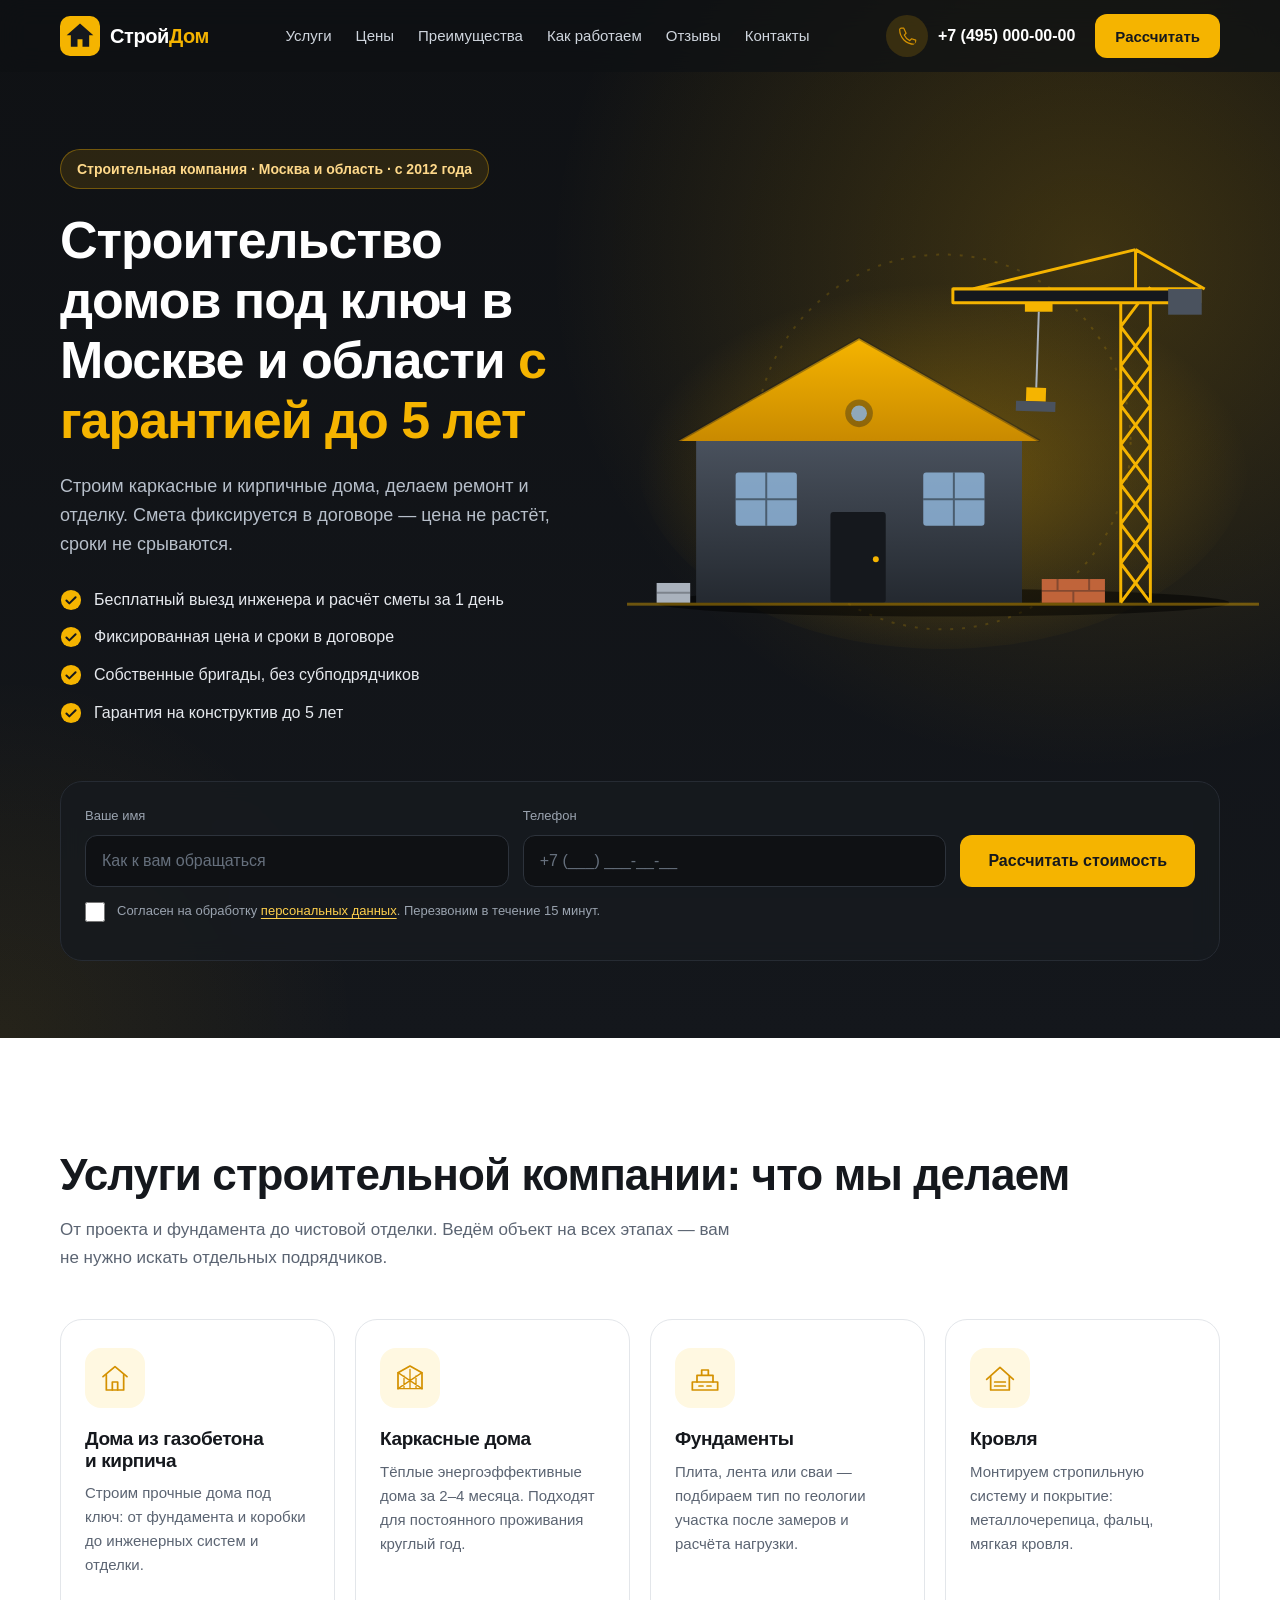
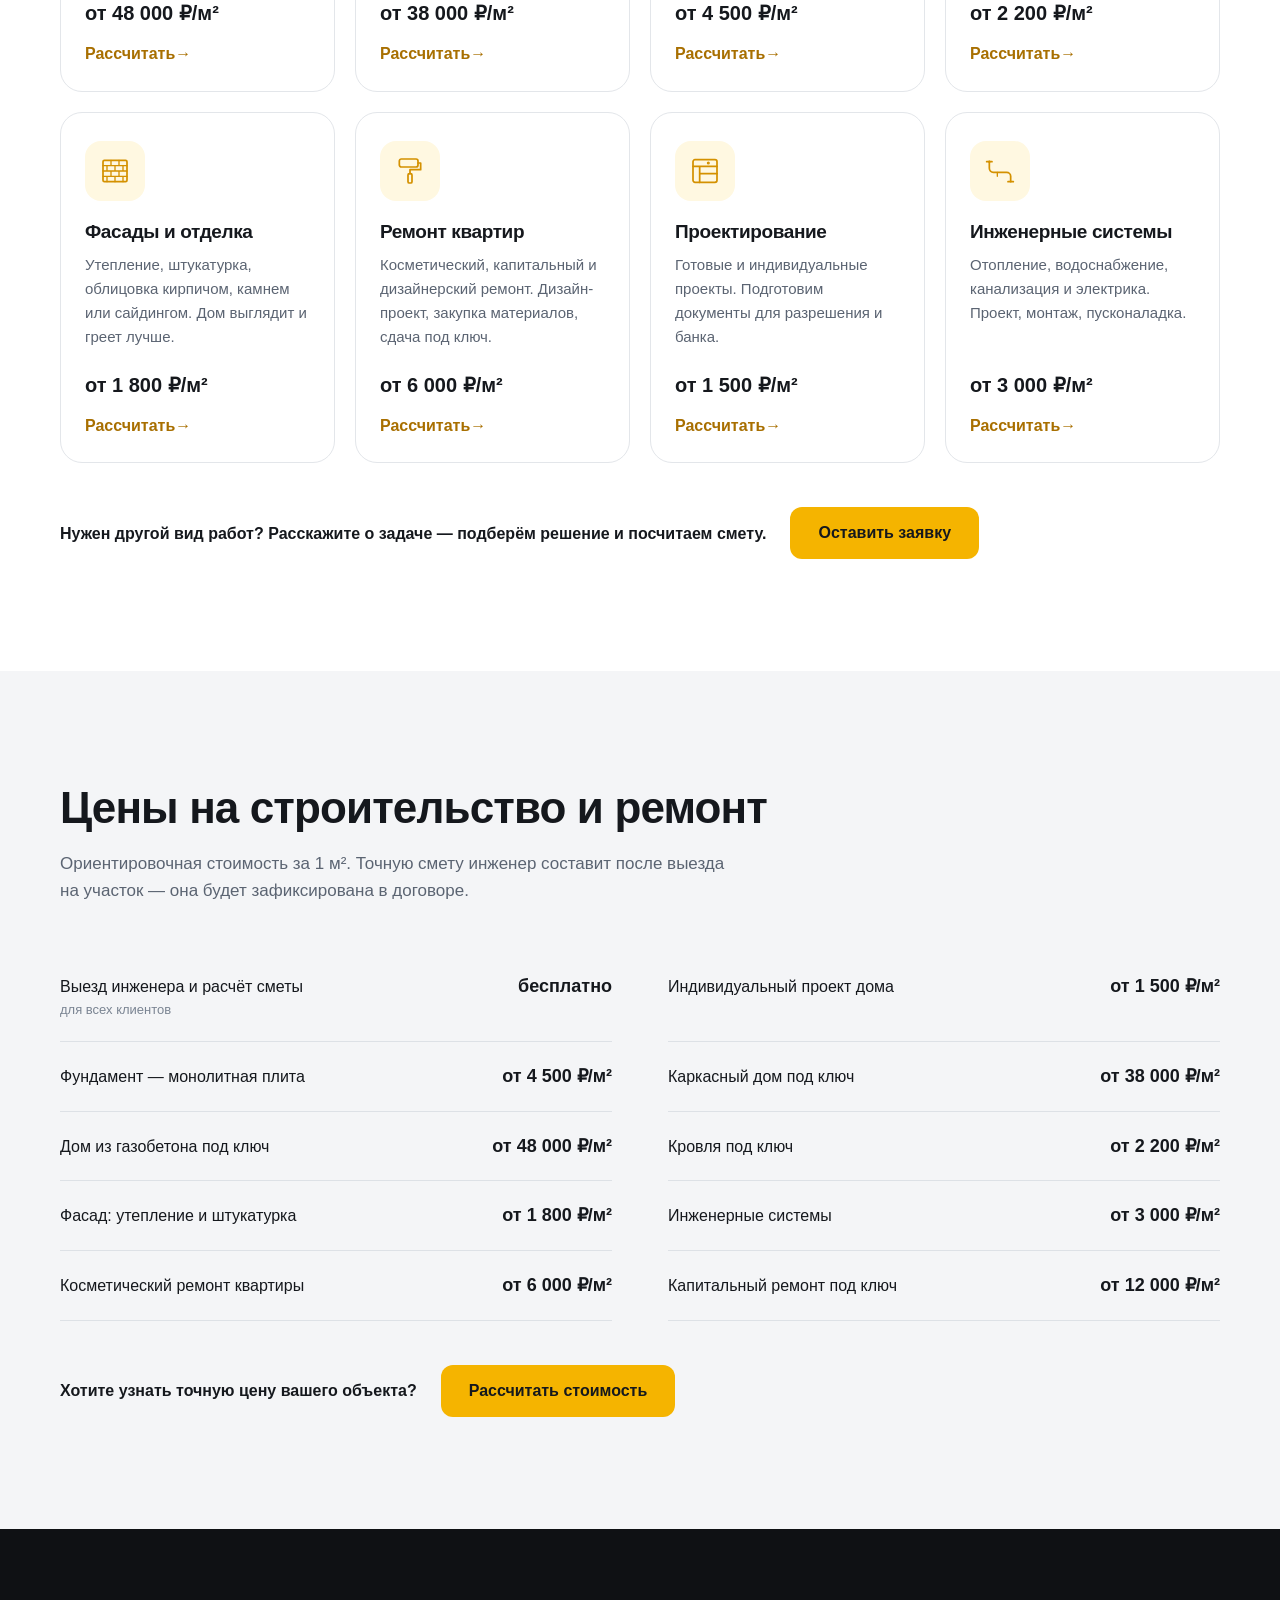
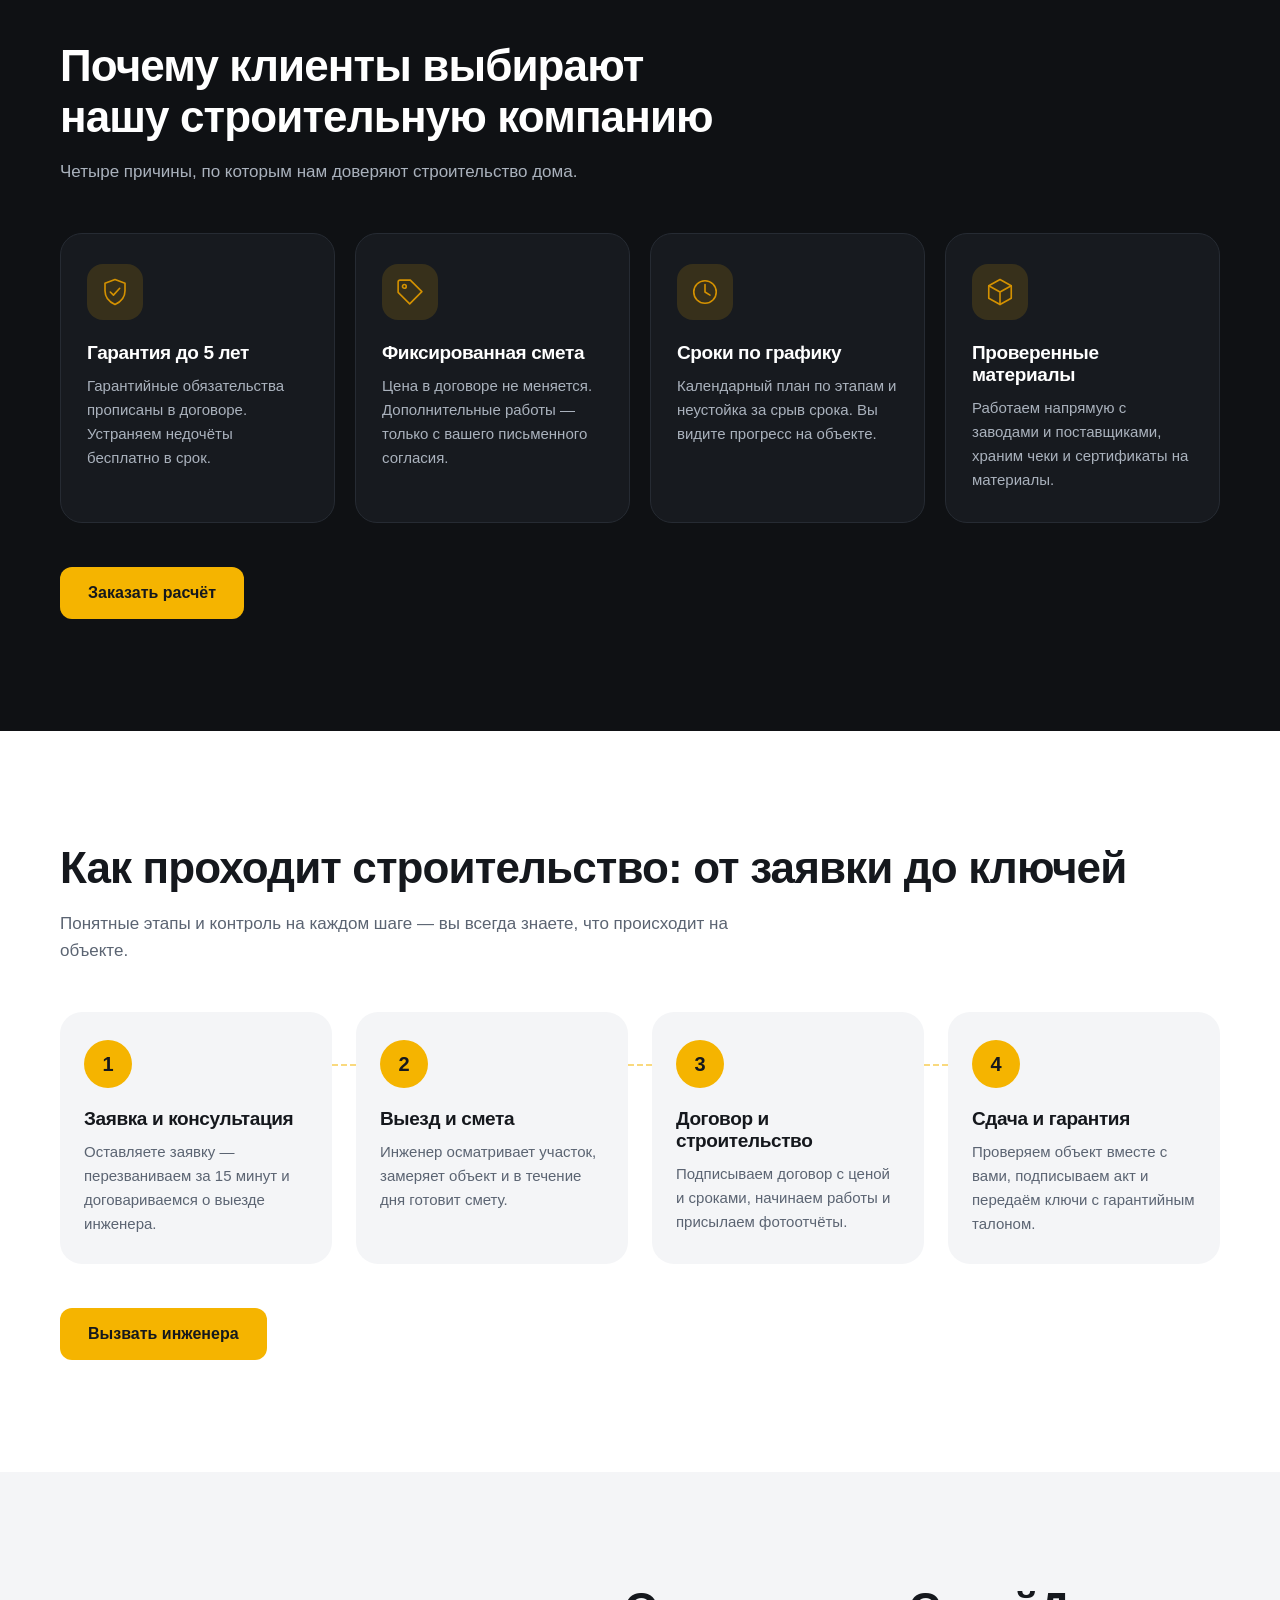
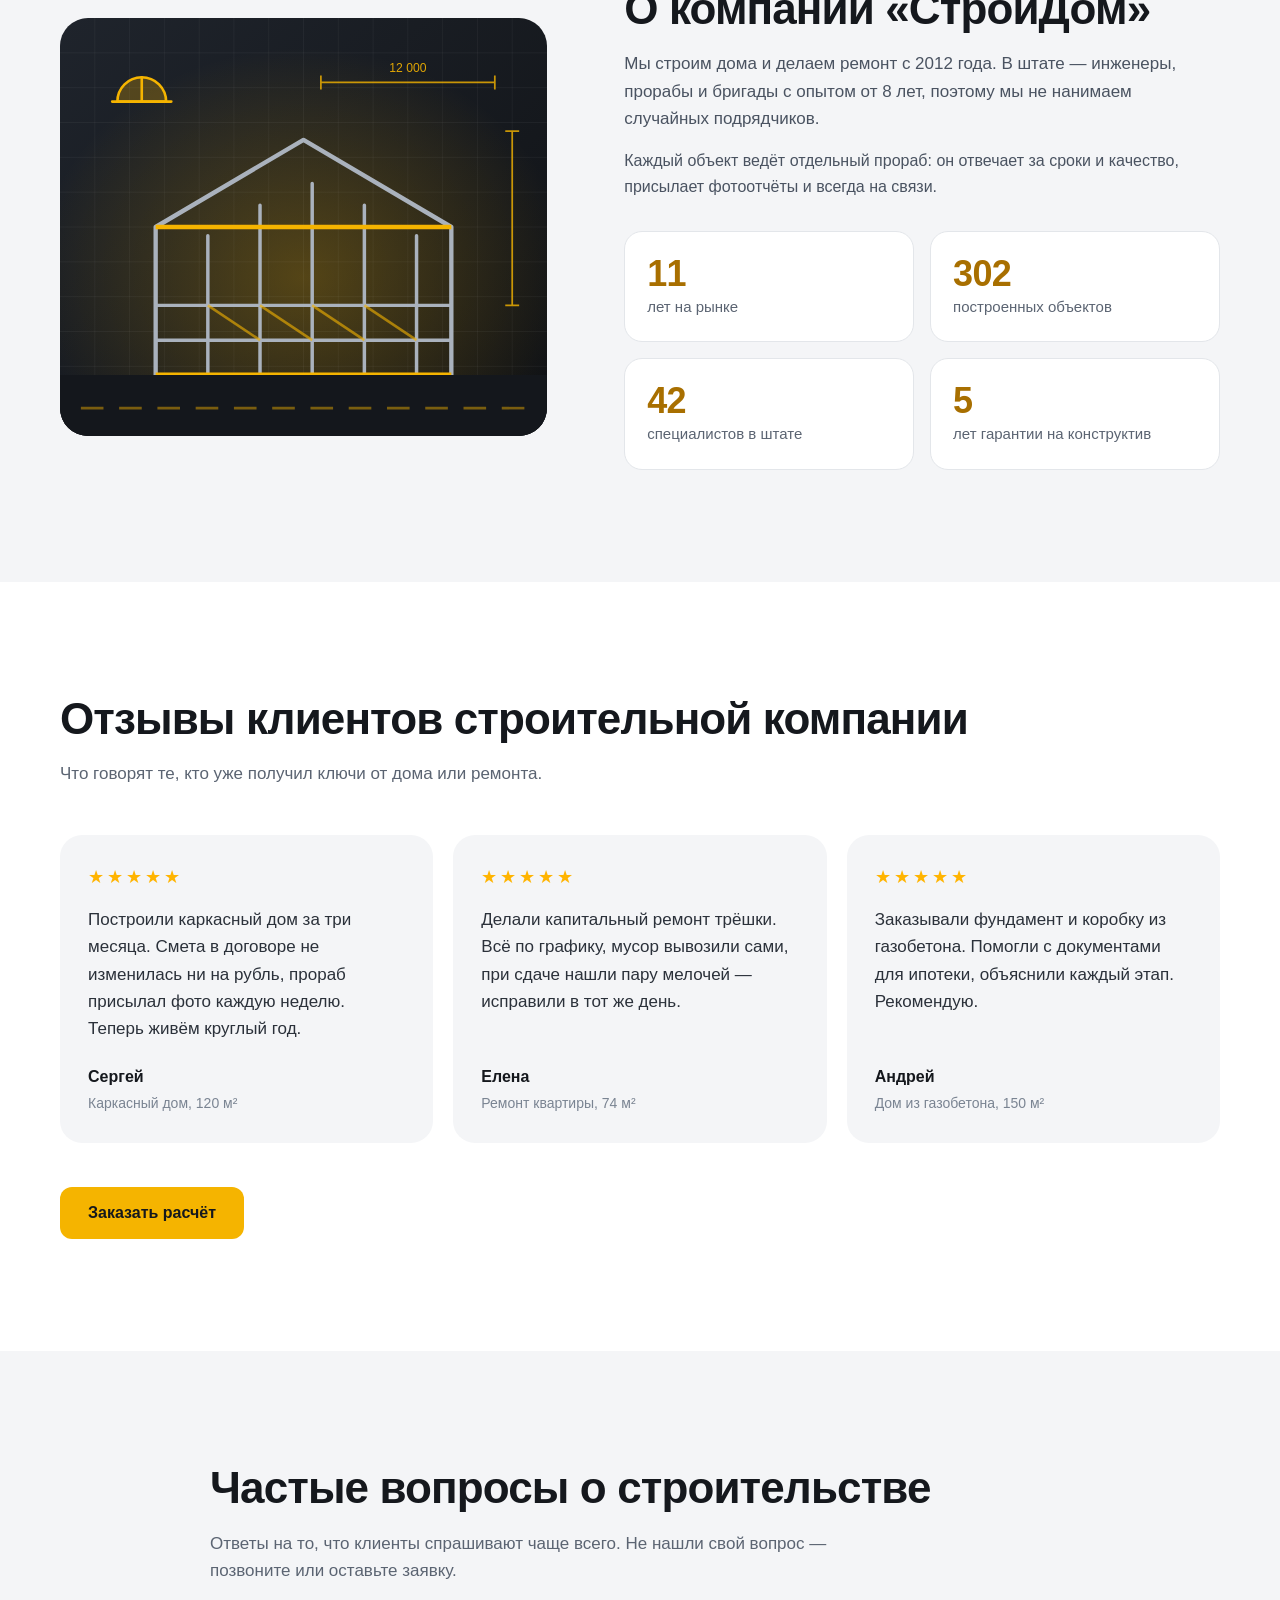
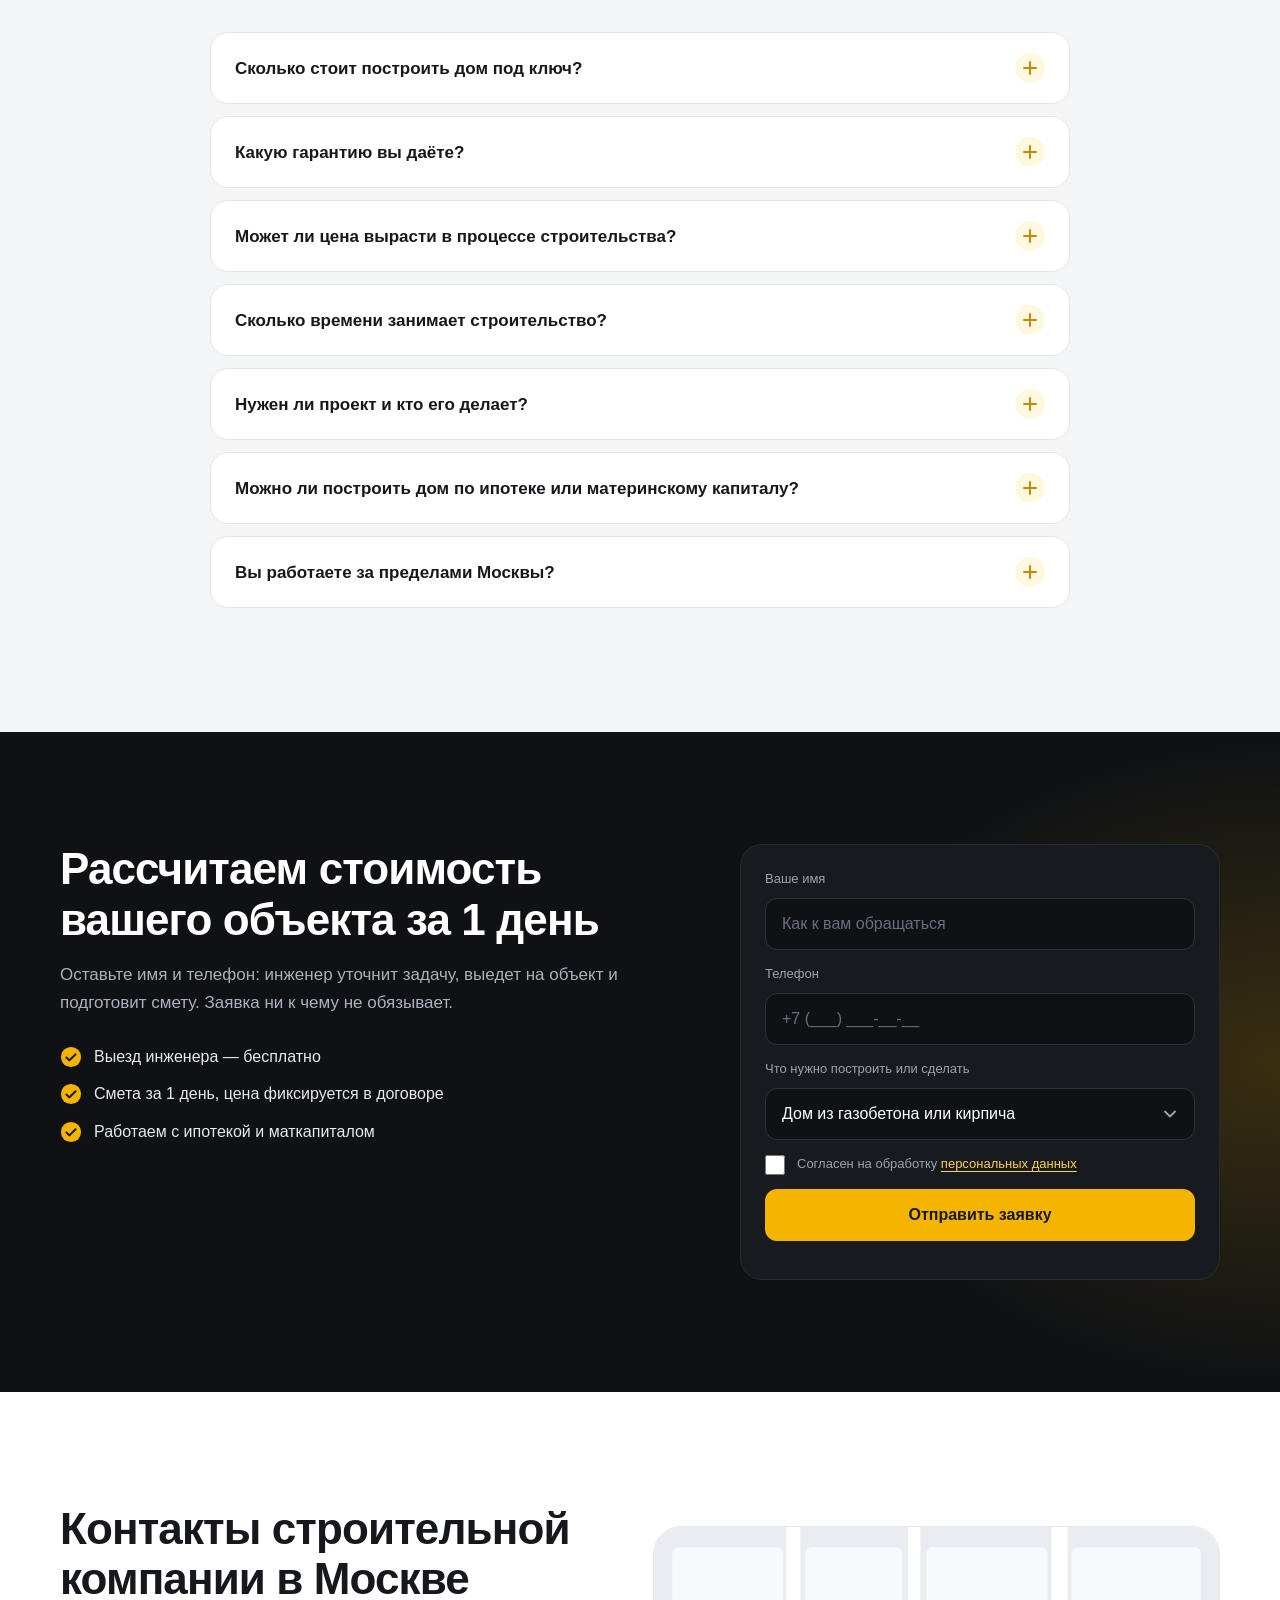
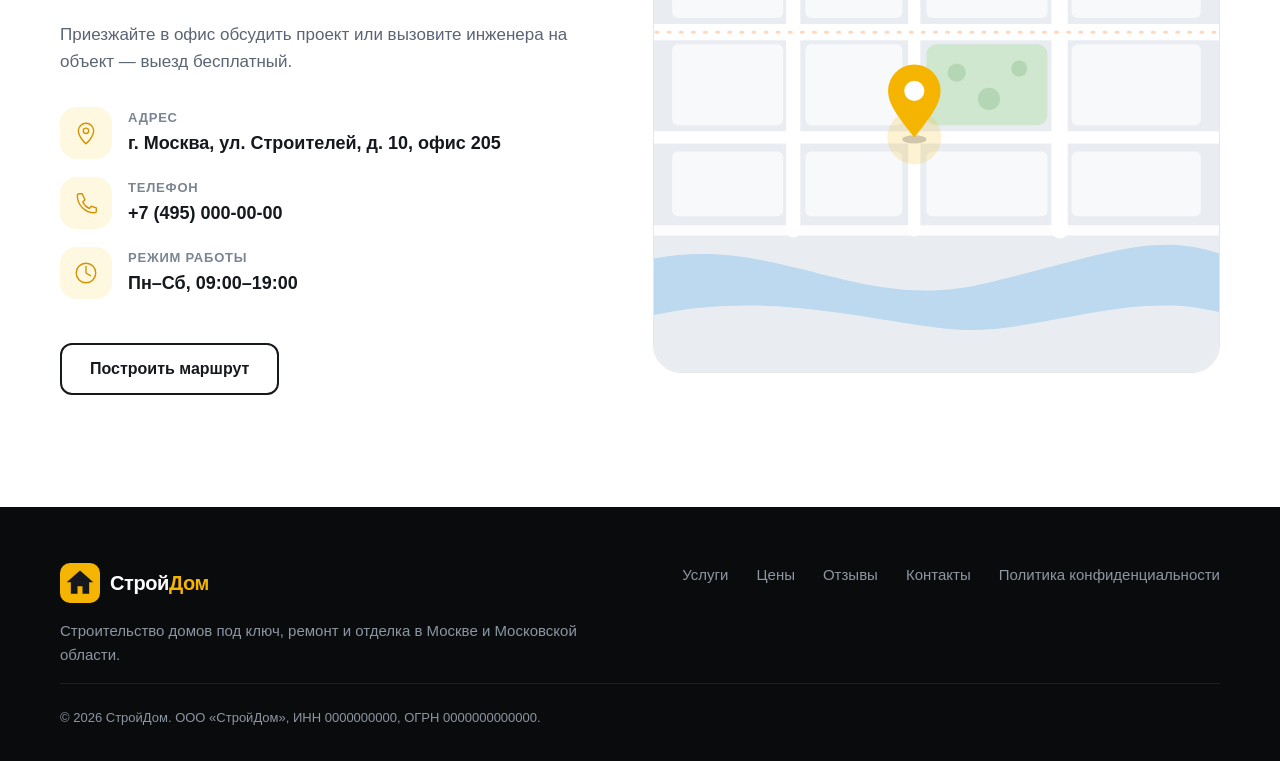
<file: index.html>
<!DOCTYPE html>
<html lang="ru">
<head>
  <meta charset="utf-8">
  <meta name="viewport" content="width=device-width, initial-scale=1">

  <title>Строительство домов под ключ в Москве и области — гарантия 5 лет | СтройДом</title>
  <meta name="description" content="Строительная компания «СтройДом»: дома под ключ, фундаменты, кровля, фасады, ремонт квартир. Фиксированная смета, договор, гарантия до 5 лет. Бесплатный выезд инженера.">
  <meta name="robots" content="index, follow, max-image-preview:large">
  <meta name="theme-color" content="#0f1114">
  <link rel="canonical" href="https://example.ru/">

  <link rel="icon" href="images/favicon.svg" type="image/svg+xml">

  <meta property="og:type" content="website">
  <meta property="og:locale" content="ru_RU">
  <meta property="og:site_name" content="СтройДом">
  <meta property="og:title" content="Строительство домов под ключ в Москве и области">
  <meta property="og:description" content="Фиксированная смета, договор, гарантия до 5 лет. Закажите бесплатный выезд инженера.">
  <meta property="og:url" content="https://example.ru/">
  <meta property="og:image" content="https://example.ru/images/og-image.png">
  <meta name="twitter:card" content="summary_large_image">

  <link rel="preload" as="image" href="images/hero-house.svg" fetchpriority="high">
  <link rel="stylesheet" href="css/style.css">

  <!-- Анимации включаются только если скрипт загрузился (иначе блоки остались бы скрытыми) -->
  <script>
    document.documentElement.className = 'js';
    setTimeout(function () { if (!window.siteReady) document.documentElement.className = ''; }, 4000);
  </script>

  <script type="application/ld+json">
  {
    "@context": "https://schema.org",
    "@type": "GeneralContractor",
    "name": "СтройДом",
    "url": "https://example.ru/",
    "image": "https://example.ru/images/og-image.png",
    "telephone": "+7-495-000-00-00",
    "priceRange": "₽₽₽",
    "address": {
      "@type": "PostalAddress",
      "streetAddress": "ул. Строителей, д. 10, офис 205",
      "addressLocality": "Москва",
      "addressCountry": "RU"
    },
    "openingHoursSpecification": {
      "@type": "OpeningHoursSpecification",
      "dayOfWeek": ["Monday", "Tuesday", "Wednesday", "Thursday", "Friday", "Saturday"],
      "opens": "09:00",
      "closes": "19:00"
    },
    "areaServed": "Москва и Московская область"
  }
  </script>

  <script type="application/ld+json">
  {
    "@context": "https://schema.org",
    "@type": "FAQPage",
    "mainEntity": [
      {
        "@type": "Question",
        "name": "Сколько стоит построить дом под ключ?",
        "acceptedAnswer": { "@type": "Answer", "text": "Каркасный дом под ключ — от 38 000 ₽ за м², дом из газобетона — от 48 000 ₽ за м². Точную цену называем после выезда инженера и фиксируем в договоре." }
      },
      {
        "@type": "Question",
        "name": "Какую гарантию вы даёте?",
        "acceptedAnswer": { "@type": "Answer", "text": "На конструктив дома — до 5 лет, на отделочные работы — 2 года. Гарантия прописана в договоре." }
      },
      {
        "@type": "Question",
        "name": "Может ли цена вырасти в процессе строительства?",
        "acceptedAnswer": { "@type": "Answer", "text": "Нет. Смета фиксируется в договоре. Дополнительные работы выполняем только по вашему письменному согласию." }
      },
      {
        "@type": "Question",
        "name": "Сколько времени занимает строительство?",
        "acceptedAnswer": { "@type": "Answer", "text": "Каркасный дом строим за 2–4 месяца, дом из газобетона — за 5–8 месяцев. Сроки и этапы прописаны в договоре." }
      },
      {
        "@type": "Question",
        "name": "Нужен ли проект и кто его делает?",
        "acceptedAnswer": { "@type": "Answer", "text": "Проект нужен. Можно взять готовый или заказать индивидуальный у наших архитекторов — подготовим его вместе с разрешительной документацией." }
      },
      {
        "@type": "Question",
        "name": "Можно ли построить дом по ипотеке или материнскому капиталу?",
        "acceptedAnswer": { "@type": "Answer", "text": "Да. Работаем с ипотекой и материнским капиталом, помогаем подготовить документы для банка." }
      },
      {
        "@type": "Question",
        "name": "Вы работаете за пределами Москвы?",
        "acceptedAnswer": { "@type": "Answer", "text": "Строим в Москве и Московской области в радиусе 150 км от МКАД. Для других регионов условия обсуждаем индивидуально." }
      }
    ]
  }
  </script>
</head>

<body id="top">

  <header>
    <a class="logo" href="#top" aria-label="СтройДом — на главную">
      <img src="images/logo.svg" width="40" height="40" alt="">
      <span>Строй<b>Дом</b></span>
    </a>

    <nav id="menu" aria-label="Основное меню">
      <ul>
        <li><a href="#services">Услуги</a></li>
        <li><a href="#prices">Цены</a></li>
        <li><a href="#advantages">Преимущества</a></li>
        <li><a href="#process">Как работаем</a></li>
        <li><a href="#reviews">Отзывы</a></li>
        <li><a href="#contacts">Контакты</a></li>
      </ul>
    </nav>

    <a class="phone" href="tel:+74950000000" aria-label="Позвонить: +7 (495) 000-00-00">
      <img src="images/icons/phone.svg" width="42" height="42" alt="">
      <span>+7 (495) 000-00-00</span>
    </a>
    <a class="button" href="#request">Рассчитать</a>
    <button type="button" aria-label="Открыть меню" aria-expanded="false" aria-controls="menu"><span></span></button>
  </header>

  <main>

    <!-- Первый экран: что это, для кого, главная выгода и сразу форма -->
    <section class="hero" id="hero" aria-labelledby="hero-title">
      <p>Строительная компания · Москва и область · с 2012 года</p>
      <h1 id="hero-title">Строительство домов под ключ в Москве и области <em>с гарантией до 5 лет</em></h1>
      <p>Строим каркасные и кирпичные дома, делаем ремонт и отделку. Смета фиксируется в договоре — цена не растёт, сроки не срываются.</p>
      <ul>
        <li>Бесплатный выезд инженера и расчёт сметы за 1 день</li>
        <li>Фиксированная цена и сроки в договоре</li>
        <li>Собственные бригады, без субподрядчиков</li>
        <li>Гарантия на конструктив до 5 лет</li>
      </ul>
      <img src="images/hero-house.svg" width="640" height="440" alt="Строящийся дом и башенный кран" fetchpriority="high">

      <form action="send.php" method="post" novalidate>
        <input type="hidden" name="source" value="hero">
        <div class="trap" aria-hidden="true">
          <label>Не заполняйте это поле <input type="text" name="website" tabindex="-1" autocomplete="off"></label>
        </div>
        <label>
          <span>Ваше имя</span>
          <input type="text" name="name" placeholder="Как к вам обращаться" autocomplete="given-name" maxlength="60" required>
        </label>
        <label>
          <span>Телефон</span>
          <input type="tel" name="phone" placeholder="+7 (___) ___-__-__" inputmode="tel" autocomplete="tel" maxlength="18" required>
        </label>
        <button type="submit">Рассчитать стоимость</button>
        <label class="consent">
          <input type="checkbox" name="agree" required>
          <span>Согласен на обработку <a href="privacy.html" target="_blank" rel="noopener">персональных данных</a>. Перезвоним в течение 15 минут.</span>
        </label>
        <p role="status" aria-live="polite"></p>
      </form>
    </section>

    <!-- Услуги: что вы делаете -->
    <section class="services" id="services" aria-labelledby="services-title">
      <h2 id="services-title">Услуги строительной компании: что мы делаем</h2>
      <p>От проекта и фундамента до чистовой отделки. Ведём объект на всех этапах — вам не нужно искать отдельных подрядчиков.</p>
      <ul>
        <li>
          <img src="images/icons/house.svg" width="60" height="60" alt="" loading="lazy">
          <h3>Дома из газобетона и кирпича</h3>
          <p>Строим прочные дома под ключ: от фундамента и коробки до инженерных систем и отделки.</p>
          <strong>от 48 000 ₽/м²</strong>
          <a href="#request">Рассчитать</a>
        </li>
        <li>
          <img src="images/icons/frame.svg" width="60" height="60" alt="" loading="lazy">
          <h3>Каркасные дома</h3>
          <p>Тёплые энергоэффективные дома за 2–4 месяца. Подходят для постоянного проживания круглый год.</p>
          <strong>от 38 000 ₽/м²</strong>
          <a href="#request">Рассчитать</a>
        </li>
        <li>
          <img src="images/icons/foundation.svg" width="60" height="60" alt="" loading="lazy">
          <h3>Фундаменты</h3>
          <p>Плита, лента или сваи — подбираем тип по геологии участка после замеров и расчёта нагрузки.</p>
          <strong>от 4 500 ₽/м²</strong>
          <a href="#request">Рассчитать</a>
        </li>
        <li>
          <img src="images/icons/roof.svg" width="60" height="60" alt="" loading="lazy">
          <h3>Кровля</h3>
          <p>Монтируем стропильную систему и покрытие: металлочерепица, фальц, мягкая кровля.</p>
          <strong>от 2 200 ₽/м²</strong>
          <a href="#request">Рассчитать</a>
        </li>
        <li>
          <img src="images/icons/facade.svg" width="60" height="60" alt="" loading="lazy">
          <h3>Фасады и отделка</h3>
          <p>Утепление, штукатурка, облицовка кирпичом, камнем или сайдингом. Дом выглядит и греет лучше.</p>
          <strong>от 1 800 ₽/м²</strong>
          <a href="#request">Рассчитать</a>
        </li>
        <li>
          <img src="images/icons/renovation.svg" width="60" height="60" alt="" loading="lazy">
          <h3>Ремонт квартир</h3>
          <p>Косметический, капитальный и дизайнерский ремонт. Дизайн-проект, закупка материалов, сдача под ключ.</p>
          <strong>от 6 000 ₽/м²</strong>
          <a href="#request">Рассчитать</a>
        </li>
        <li>
          <img src="images/icons/blueprint.svg" width="60" height="60" alt="" loading="lazy">
          <h3>Проектирование</h3>
          <p>Готовые и индивидуальные проекты. Подготовим документы для разрешения и банка.</p>
          <strong>от 1 500 ₽/м²</strong>
          <a href="#request">Рассчитать</a>
        </li>
        <li>
          <img src="images/icons/pipes.svg" width="60" height="60" alt="" loading="lazy">
          <h3>Инженерные системы</h3>
          <p>Отопление, водоснабжение, канализация и электрика. Проект, монтаж, пусконаладка.</p>
          <strong>от 3 000 ₽/м²</strong>
          <a href="#request">Рассчитать</a>
        </li>
      </ul>
      <p><span>Нужен другой вид работ? Расскажите о задаче — подберём решение и посчитаем смету.</span> <a class="button" href="#request">Оставить заявку</a></p>
    </section>

    <!-- Цены: сколько стоит -->
    <section class="prices" id="prices" aria-labelledby="prices-title">
      <h2 id="prices-title">Цены на строительство и ремонт</h2>
      <p>Ориентировочная стоимость за 1 м². Точную смету инженер составит после выезда на участок — она будет зафиксирована в договоре.</p>
      <ul>
        <li><span>Выезд инженера и расчёт сметы<small>для всех клиентов</small></span><strong>бесплатно</strong></li>
        <li><span>Индивидуальный проект дома</span><strong>от 1 500 ₽/м²</strong></li>
        <li><span>Фундамент — монолитная плита</span><strong>от 4 500 ₽/м²</strong></li>
        <li><span>Каркасный дом под ключ</span><strong>от 38 000 ₽/м²</strong></li>
        <li><span>Дом из газобетона под ключ</span><strong>от 48 000 ₽/м²</strong></li>
        <li><span>Кровля под ключ</span><strong>от 2 200 ₽/м²</strong></li>
        <li><span>Фасад: утепление и штукатурка</span><strong>от 1 800 ₽/м²</strong></li>
        <li><span>Инженерные системы</span><strong>от 3 000 ₽/м²</strong></li>
        <li><span>Косметический ремонт квартиры</span><strong>от 6 000 ₽/м²</strong></li>
        <li><span>Капитальный ремонт под ключ</span><strong>от 12 000 ₽/м²</strong></li>
      </ul>
      <p><span>Хотите узнать точную цену вашего объекта?</span> <a class="button" href="#request">Рассчитать стоимость</a></p>
    </section>

    <!-- Преимущества: почему вы -->
    <section class="advantages" id="advantages" aria-labelledby="advantages-title">
      <h2 id="advantages-title">Почему клиенты выбирают нашу строительную компанию</h2>
      <p>Четыре причины, по которым нам доверяют строительство дома.</p>
      <ul>
        <li>
          <img src="images/icons/shield.svg" width="56" height="56" alt="" loading="lazy">
          <h3>Гарантия до 5 лет</h3>
          <p>Гарантийные обязательства прописаны в договоре. Устраняем недочёты бесплатно в срок.</p>
        </li>
        <li>
          <img src="images/icons/tag.svg" width="56" height="56" alt="" loading="lazy">
          <h3>Фиксированная смета</h3>
          <p>Цена в договоре не меняется. Дополнительные работы — только с вашего письменного согласия.</p>
        </li>
        <li>
          <img src="images/icons/clock.svg" width="56" height="56" alt="" loading="lazy">
          <h3>Сроки по графику</h3>
          <p>Календарный план по этапам и неустойка за срыв срока. Вы видите прогресс на объекте.</p>
        </li>
        <li>
          <img src="images/icons/box.svg" width="56" height="56" alt="" loading="lazy">
          <h3>Проверенные материалы</h3>
          <p>Работаем напрямую с заводами и поставщиками, храним чеки и сертификаты на материалы.</p>
        </li>
      </ul>
      <p><a class="button" href="#request">Заказать расчёт</a></p>
    </section>

    <!-- Этапы: как проходит работа -->
    <section class="process" id="process" aria-labelledby="process-title">
      <h2 id="process-title">Как проходит строительство: от заявки до ключей</h2>
      <p>Понятные этапы и контроль на каждом шаге — вы всегда знаете, что происходит на объекте.</p>
      <ol>
        <li>
          <h3>Заявка и консультация</h3>
          <p>Оставляете заявку — перезваниваем за 15 минут и договариваемся о выезде инженера.</p>
        </li>
        <li>
          <h3>Выезд и смета</h3>
          <p>Инженер осматривает участок, замеряет объект и в течение дня готовит смету.</p>
        </li>
        <li>
          <h3>Договор и строительство</h3>
          <p>Подписываем договор с ценой и сроками, начинаем работы и присылаем фотоотчёты.</p>
        </li>
        <li>
          <h3>Сдача и гарантия</h3>
          <p>Проверяем объект вместе с вами, подписываем акт и передаём ключи с гарантийным талоном.</p>
        </li>
      </ol>
      <p><a class="button" href="#request">Вызвать инженера</a></p>
    </section>

    <!-- О компании: кто вы, почему вам можно доверять -->
    <section class="about" id="about" aria-labelledby="about-title">
      <img src="images/about-site.svg" width="560" height="480" alt="Каркас дома на строительной площадке" loading="lazy">
      <h2 id="about-title">О компании «СтройДом»</h2>
      <p>Мы строим дома и делаем ремонт с 2012 года. В штате — инженеры, прорабы и бригады с опытом от 8 лет, поэтому мы не нанимаем случайных подрядчиков.</p>
      <p>Каждый объект ведёт отдельный прораб: он отвечает за сроки и качество, присылает фотоотчёты и всегда на связи.</p>
      <ul>
        <li><strong data-count="12">12</strong><span>лет на рынке</span></li>
        <li><strong data-count="320" data-suffix="+">320+</strong><span>построенных объектов</span></li>
        <li><strong data-count="45">45</strong><span>специалистов в штате</span></li>
        <li><strong data-count="5">5</strong><span>лет гарантии на конструктив</span></li>
      </ul>
    </section>

    <!-- Отзывы: социальное доказательство -->
    <section class="reviews" id="reviews" aria-labelledby="reviews-title">
      <h2 id="reviews-title">Отзывы клиентов строительной компании</h2>
      <p>Что говорят те, кто уже получил ключи от дома или ремонта.</p>
      <ul>
        <li>
          <p role="img" aria-label="Оценка 5 из 5">★★★★★</p>
          <figure>
            <blockquote>
              <p>Построили каркасный дом за три месяца. Смета в договоре не изменилась ни на рубль, прораб присылал фото каждую неделю. Теперь живём круглый год.</p>
            </blockquote>
            <figcaption><strong>Сергей</strong><span>Каркасный дом, 120 м²</span></figcaption>
          </figure>
        </li>
        <li>
          <p role="img" aria-label="Оценка 5 из 5">★★★★★</p>
          <figure>
            <blockquote>
              <p>Делали капитальный ремонт трёшки. Всё по графику, мусор вывозили сами, при сдаче нашли пару мелочей — исправили в тот же день.</p>
            </blockquote>
            <figcaption><strong>Елена</strong><span>Ремонт квартиры, 74 м²</span></figcaption>
          </figure>
        </li>
        <li>
          <p role="img" aria-label="Оценка 5 из 5">★★★★★</p>
          <figure>
            <blockquote>
              <p>Заказывали фундамент и коробку из газобетона. Помогли с документами для ипотеки, объяснили каждый этап. Рекомендую.</p>
            </blockquote>
            <figcaption><strong>Андрей</strong><span>Дом из газобетона, 150 м²</span></figcaption>
          </figure>
        </li>
      </ul>
      <p><a class="button" href="#request">Заказать расчёт</a></p>
    </section>

    <!-- Вопросы: снимаем возражения -->
    <section class="faq" id="faq" aria-labelledby="faq-title">
      <h2 id="faq-title">Частые вопросы о строительстве</h2>
      <p>Ответы на то, что клиенты спрашивают чаще всего. Не нашли свой вопрос — позвоните или оставьте заявку.</p>
      <details>
        <summary>Сколько стоит построить дом под ключ?</summary>
        <p>Каркасный дом под ключ — от 38 000 ₽ за м², дом из газобетона — от 48 000 ₽ за м². Точную цену называем после выезда инженера и фиксируем в договоре.</p>
      </details>
      <details>
        <summary>Какую гарантию вы даёте?</summary>
        <p>На конструктив дома — до 5 лет, на отделочные работы — 2 года. Гарантия прописана в договоре.</p>
      </details>
      <details>
        <summary>Может ли цена вырасти в процессе строительства?</summary>
        <p>Нет. Смета фиксируется в договоре. Дополнительные работы выполняем только по вашему письменному согласию.</p>
      </details>
      <details>
        <summary>Сколько времени занимает строительство?</summary>
        <p>Каркасный дом строим за 2–4 месяца, дом из газобетона — за 5–8 месяцев. Сроки и этапы прописаны в договоре.</p>
      </details>
      <details>
        <summary>Нужен ли проект и кто его делает?</summary>
        <p>Проект нужен. Можно взять готовый или заказать индивидуальный у наших архитекторов — подготовим его вместе с разрешительной документацией.</p>
      </details>
      <details>
        <summary>Можно ли построить дом по ипотеке или материнскому капиталу?</summary>
        <p>Да. Работаем с ипотекой и материнским капиталом, помогаем подготовить документы для банка.</p>
      </details>
      <details>
        <summary>Вы работаете за пределами Москвы?</summary>
        <p>Строим в Москве и Московской области в радиусе 150 км от МКАД. Для других регионов условия обсуждаем индивидуально.</p>
      </details>
    </section>

    <!-- Заявка: главное целевое действие -->
    <section class="request" id="request" aria-labelledby="request-title">
      <h2 id="request-title">Рассчитаем стоимость вашего объекта за 1 день</h2>
      <p>Оставьте имя и телефон: инженер уточнит задачу, выедет на объект и подготовит смету. Заявка ни к чему не обязывает.</p>
      <ul>
        <li>Выезд инженера — бесплатно</li>
        <li>Смета за 1 день, цена фиксируется в договоре</li>
        <li>Работаем с ипотекой и маткапиталом</li>
      </ul>
      <form action="send.php" method="post" novalidate>
        <input type="hidden" name="source" value="request">
        <div class="trap" aria-hidden="true">
          <label>Не заполняйте это поле <input type="text" name="website" tabindex="-1" autocomplete="off"></label>
        </div>
        <label>
          <span>Ваше имя</span>
          <input type="text" name="name" placeholder="Как к вам обращаться" autocomplete="given-name" maxlength="60" required>
        </label>
        <label>
          <span>Телефон</span>
          <input type="tel" name="phone" placeholder="+7 (___) ___-__-__" inputmode="tel" autocomplete="tel" maxlength="18" required>
        </label>
        <label>
          <span>Что нужно построить или сделать</span>
          <select name="service">
            <option value="Дом из газобетона/кирпича">Дом из газобетона или кирпича</option>
            <option value="Каркасный дом">Каркасный дом</option>
            <option value="Фундамент">Фундамент</option>
            <option value="Кровля">Кровля</option>
            <option value="Фасад">Фасад и отделка</option>
            <option value="Ремонт квартиры">Ремонт квартиры</option>
            <option value="Проект">Проектирование</option>
            <option value="Инженерные системы">Инженерные системы</option>
            <option value="Другое">Другое / не знаю</option>
          </select>
        </label>
        <label class="consent">
          <input type="checkbox" name="agree" required>
          <span>Согласен на обработку <a href="privacy.html" target="_blank" rel="noopener">персональных данных</a></span>
        </label>
        <button type="submit">Отправить заявку</button>
        <p role="status" aria-live="polite"></p>
      </form>
    </section>

    <!-- Контакты: где найти -->
    <section class="contacts" id="contacts" aria-labelledby="contacts-title">
      <h2 id="contacts-title">Контакты строительной компании в Москве</h2>
      <p>Приезжайте в офис обсудить проект или вызовите инженера на объект — выезд бесплатный.</p>
      <ul>
        <li>
          <img src="images/icons/pin.svg" width="52" height="52" alt="" loading="lazy">
          <div>
            <strong>Адрес</strong>
            <address>г. Москва, ул. Строителей, д. 10, офис 205</address>
          </div>
        </li>
        <li>
          <img src="images/icons/phone.svg" width="52" height="52" alt="" loading="lazy">
          <div>
            <strong>Телефон</strong>
            <a href="tel:+74950000000">+7 (495) 000-00-00</a>
          </div>
        </li>
        <li>
          <img src="images/icons/clock.svg" width="52" height="52" alt="" loading="lazy">
          <div>
            <strong>Режим работы</strong>
            <span>Пн–Сб, 09:00–19:00</span>
          </div>
        </li>
      </ul>
      <p><a class="button button--outline" href="https://yandex.ru/maps/?text=%D0%9C%D0%BE%D1%81%D0%BA%D0%B2%D0%B0%2C%20%D1%83%D0%BB.%20%D0%A1%D1%82%D1%80%D0%BE%D0%B8%D1%82%D0%B5%D0%BB%D0%B5%D0%B9%2C%2010" target="_blank" rel="noopener">Построить маршрут</a></p>
      <img src="images/map.svg" width="560" height="440" alt="Схема проезда к офису «СтройДом»" loading="lazy">
    </section>

  </main>

  <footer>
    <a class="logo" href="#top" aria-label="СтройДом — наверх">
      <img src="images/logo.svg" width="40" height="40" alt="" loading="lazy">
      <span>Строй<b>Дом</b></span>
    </a>
    <p>Строительство домов под ключ, ремонт и отделка в Москве и Московской области.</p>
    <nav aria-label="Меню в подвале">
      <ul>
        <li><a href="#services">Услуги</a></li>
        <li><a href="#prices">Цены</a></li>
        <li><a href="#reviews">Отзывы</a></li>
        <li><a href="#contacts">Контакты</a></li>
        <li><a href="privacy.html">Политика конфиденциальности</a></li>
      </ul>
    </nav>
    <p>© <span data-year>2026</span> СтройДом. ООО «СтройДом», ИНН 0000000000, ОГРН 0000000000000.</p>
  </footer>

  <a class="button floating" href="#request">Рассчитать стоимость</a>

  <script src="js/main.js" defer></script>
</body>
</html>
</file>
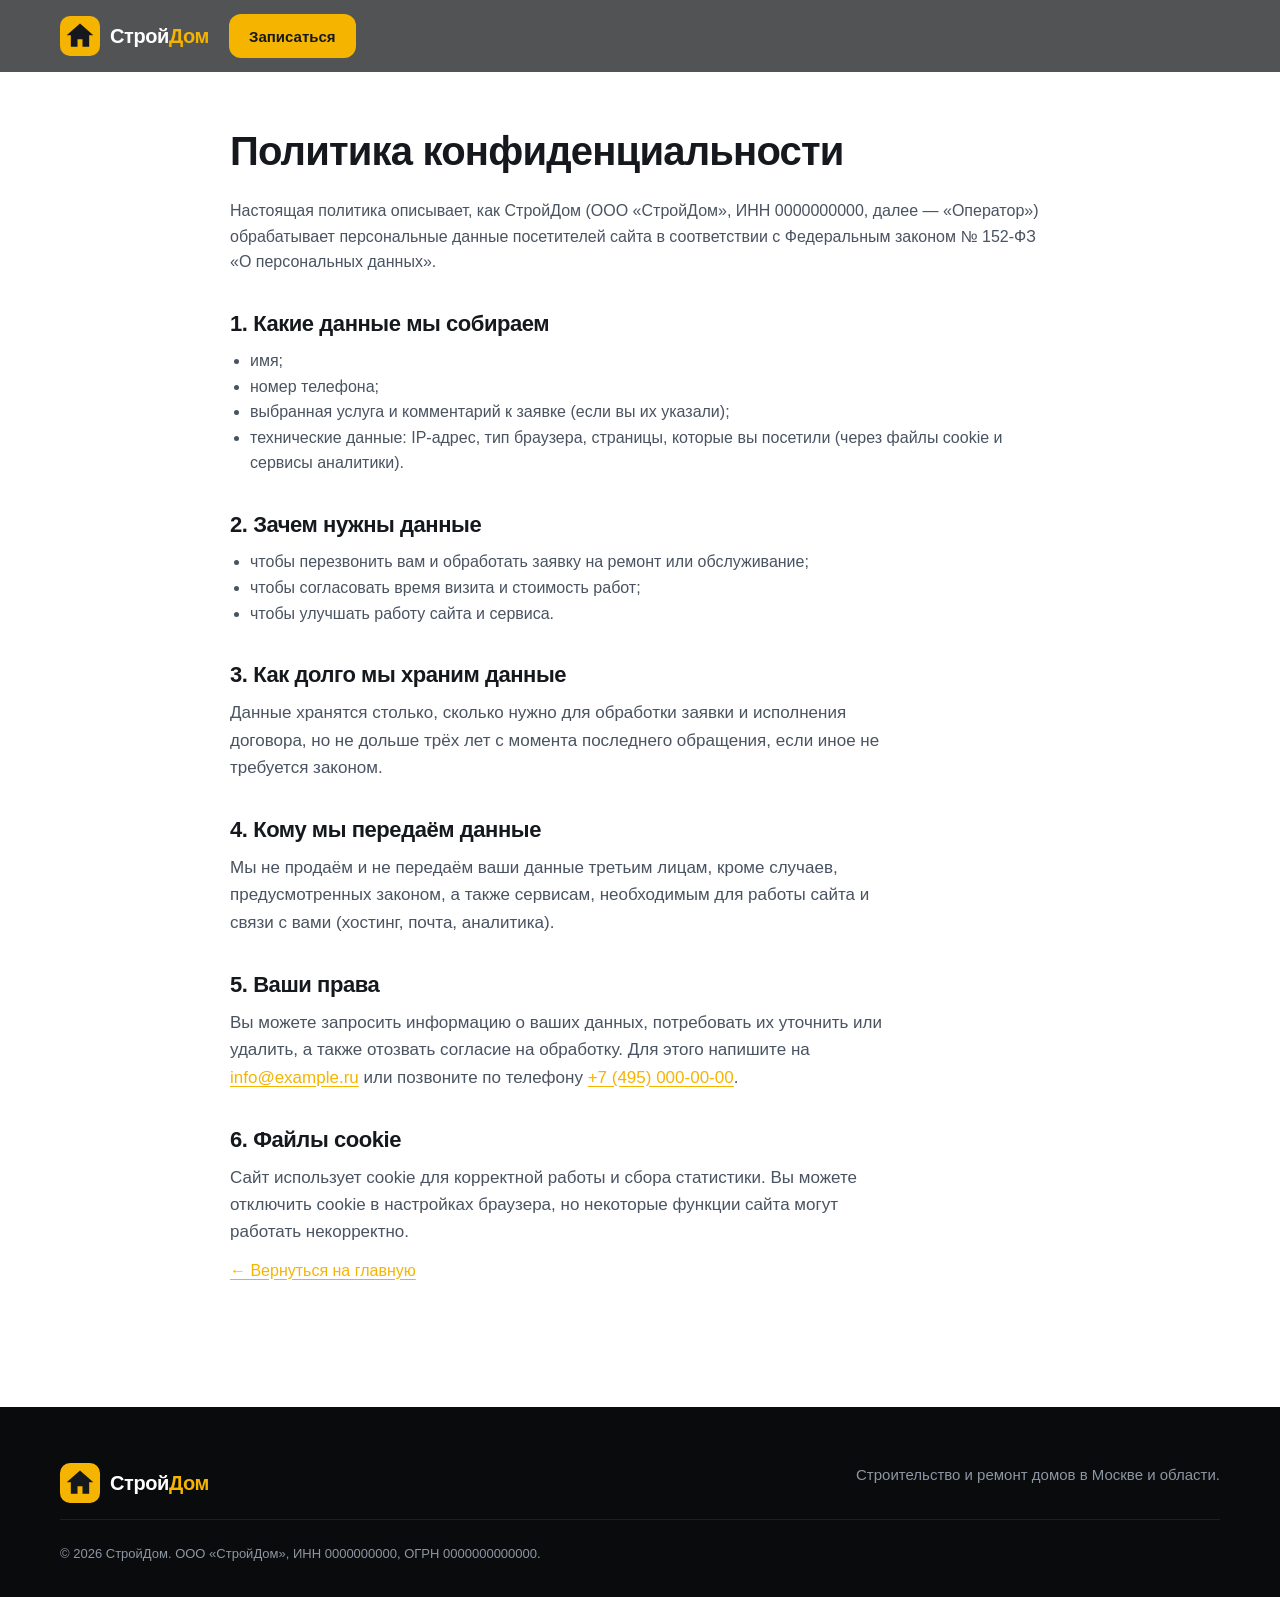
<file: privacy.html>
<!DOCTYPE html>
<html lang="ru">
<head>
  <meta charset="utf-8">
  <meta name="viewport" content="width=device-width, initial-scale=1">
  <title>Политика конфиденциальности | СтройДом</title>
  <meta name="description" content="Как строительная компания «СтройДом» собирает, хранит и защищает персональные данные посетителей сайта.">
  <meta name="robots" content="noindex, follow">
  <link rel="canonical" href="https://example.ru/privacy.html">
  <link rel="icon" href="images/favicon.svg" type="image/svg+xml">
  <link rel="stylesheet" href="css/style.css">
</head>

<body>

  <header>
    <a class="logo" href="index.html" aria-label="СтройДом — на главную">
      <img src="images/logo.svg" width="40" height="40" alt="">
      <span>Строй<b>Дом</b></span>
    </a>
    <a class="button" href="index.html#request">Записаться</a>
  </header>

  <main>
    <section class="privacy">
      <h1>Политика конфиденциальности</h1>
      <p>Настоящая политика описывает, как СтройДом (ООО «СтройДом», ИНН 0000000000, далее — «Оператор») обрабатывает персональные данные посетителей сайта в соответствии с Федеральным законом № 152-ФЗ «О персональных данных».</p>

      <h2>1. Какие данные мы собираем</h2>
      <ul>
        <li>имя;</li>
        <li>номер телефона;</li>
        <li>выбранная услуга и комментарий к заявке (если вы их указали);</li>
        <li>технические данные: IP-адрес, тип браузера, страницы, которые вы посетили (через файлы cookie и сервисы аналитики).</li>
      </ul>

      <h2>2. Зачем нужны данные</h2>
      <ul>
        <li>чтобы перезвонить вам и обработать заявку на ремонт или обслуживание;</li>
        <li>чтобы согласовать время визита и стоимость работ;</li>
        <li>чтобы улучшать работу сайта и сервиса.</li>
      </ul>

      <h2>3. Как долго мы храним данные</h2>
      <p>Данные хранятся столько, сколько нужно для обработки заявки и исполнения договора, но не дольше трёх лет с момента последнего обращения, если иное не требуется законом.</p>

      <h2>4. Кому мы передаём данные</h2>
      <p>Мы не продаём и не передаём ваши данные третьим лицам, кроме случаев, предусмотренных законом, а также сервисам, необходимым для работы сайта и связи с вами (хостинг, почта, аналитика).</p>

      <h2>5. Ваши права</h2>
      <p>Вы можете запросить информацию о ваших данных, потребовать их уточнить или удалить, а также отозвать согласие на обработку. Для этого напишите на <a href="mailto:info@example.ru">info@example.ru</a> или позвоните по телефону <a href="tel:+74950000000">+7 (495) 000-00-00</a>.</p>

      <h2>6. Файлы cookie</h2>
      <p>Сайт использует cookie для корректной работы и сбора статистики. Вы можете отключить cookie в настройках браузера, но некоторые функции сайта могут работать некорректно.</p>

      <p><a href="index.html">← Вернуться на главную</a></p>
    </section>
  </main>

  <footer>
    <a class="logo" href="index.html" aria-label="СтройДом — на главную">
      <img src="images/logo.svg" width="40" height="40" alt="" loading="lazy">
      <span>Строй<b>Дом</b></span>
    </a>
    <p>Строительство и ремонт домов в Москве и области.</p>
    <p>© <span data-year>2026</span> СтройДом. ООО «СтройДом», ИНН 0000000000, ОГРН 0000000000000.</p>
  </footer>

  <script src="js/main.js" defer></script>
</body>
</html>
</file>
<file: css/style.css>
/* ==========================================================================
   СтройДом — лендинг строительной компании
   Порядок: база → кнопки и формы → шапка → блоки в порядке на странице → адаптив
   Названия классов = английские названия блоков страницы
   (header, hero, services, prices, advantages, process, about, reviews,
    faq, request, contacts, footer)
   ========================================================================== */


/* ---------- База ---------- */

*,
*::before,
*::after {
  box-sizing: border-box;
}

html {
  scroll-behavior: smooth;
  scroll-padding-top: 88px;
  -webkit-text-size-adjust: 100%;
}

body {
  margin: 0;
  font: 400 16px/1.6 "Segoe UI", Roboto, "Helvetica Neue", Arial, sans-serif;
  color: #15181d;
  background: #fff;
  overflow-x: clip;
  -webkit-font-smoothing: antialiased;
}

img {
  display: block;
  max-width: 100%;
  height: auto;
}

h1,
h2,
h3 {
  margin: 0;
  line-height: 1.15;
  letter-spacing: -0.02em;
  text-wrap: balance;
}

h1 {
  font-size: clamp(2rem, 4.4vw, 3.25rem);
  font-weight: 800;
}

h2 {
  font-size: clamp(1.75rem, 3.6vw, 2.75rem);
  font-weight: 800;
}

h3 {
  font-size: 1.1875rem;
  font-weight: 700;
}

p {
  margin: 0;
}

ul,
ol {
  margin: 0;
  padding: 0;
  list-style: none;
}

a {
  color: inherit;
  text-decoration: none;
}

a:focus-visible,
button:focus-visible,
summary:focus-visible,
input:focus-visible,
select:focus-visible {
  outline: 2px solid #f5b400;
  outline-offset: 3px;
}

/* Общий каркас блока: боковые отступы подстраиваются под ширину контейнера 1160px */
section {
  padding: clamp(64px, 9vw, 112px) max(20px, calc((100% - 1160px) / 2));
}

section > h2 {
  margin-bottom: 16px;
}

section > h2 + p {
  max-width: 680px;
  margin-bottom: 48px;
  font-size: 1.0625rem;
  color: #5b6472;
}

/* Строка с призывом к действию в конце блока */
section > p:has(> .button) {
  display: flex;
  flex-wrap: wrap;
  align-items: center;
  gap: 16px 24px;
  margin-top: 44px;
  font-weight: 600;
}


/* ---------- Кнопки и формы ---------- */

.button,
button {
  display: inline-flex;
  align-items: center;
  justify-content: center;
  gap: 8px;
  min-height: 52px;
  padding: 0 28px;
  border: 0;
  border-radius: 12px;
  background: #f5b400;
  color: #15181d;
  font: inherit;
  font-weight: 700;
  line-height: 1;
  text-align: center;
  cursor: pointer;
  transition: background 0.25s, transform 0.25s, box-shadow 0.25s;
}

.button:hover,
button:hover {
  background: #ffc533;
  transform: translateY(-2px);
  box-shadow: 0 12px 28px rgba(245, 180, 0, 0.35);
}

.button:active,
button:active {
  transform: translateY(0);
}

button:disabled {
  opacity: 0.7;
  cursor: progress;
  transform: none;
  box-shadow: none;
}

.button--outline {
  border: 2px solid #15181d;
  background: transparent;
  color: #15181d;
}

.button--outline:hover {
  background: #15181d;
  color: #fff;
  box-shadow: none;
}

form {
  display: grid;
  gap: 14px;
  padding: 24px;
  border: 1px solid #262b33;
  border-radius: 22px;
  background: #171a1f;
  color: #fff;
}

form label:not(.consent) span {
  display: block;
  margin-bottom: 8px;
  font-size: 0.8125rem;
  font-weight: 500;
  color: #9aa3af;
}

input,
select {
  width: 100%;
  min-height: 52px;
  padding: 0 16px;
  border: 1px solid #2d333c;
  border-radius: 12px;
  background: #0f1114;
  color: #fff;
  font: inherit;
  transition: border-color 0.25s, box-shadow 0.25s;
}

input::placeholder {
  color: #66707d;
}

input:hover,
select:hover {
  border-color: #3a414c;
}

input:focus,
select:focus {
  outline: 0;
  border-color: #f5b400;
  box-shadow: 0 0 0 4px rgba(245, 180, 0, 0.18);
}

input[aria-invalid="true"] {
  border-color: #ff5a5f;
  box-shadow: 0 0 0 4px rgba(255, 90, 95, 0.15);
}

input:-webkit-autofill {
  -webkit-text-fill-color: #fff;
  box-shadow: 0 0 0 100px #0f1114 inset;
  caret-color: #fff;
}

select {
  appearance: none;
  padding-right: 44px;
  background: #0f1114 url("data:image/svg+xml,%3Csvg xmlns='http://www.w3.org/2000/svg' viewBox='0 0 12 8'%3E%3Cpath d='M1 1.5l5 5 5-5' fill='none' stroke='%239aa3af' stroke-width='1.8' stroke-linecap='round' stroke-linejoin='round'/%3E%3C/svg%3E") right 18px center / 12px no-repeat;
  cursor: pointer;
}

.consent {
  display: flex;
  align-items: flex-start;
  gap: 12px;
  font-size: 0.8125rem;
  line-height: 1.5;
  color: #9aa3af;
  cursor: pointer;
}

.consent input {
  flex: none;
  width: 20px;
  min-height: 0;
  height: 20px;
  margin: 1px 0 0;
  padding: 0;
  accent-color: #f5b400;
  cursor: pointer;
}

.consent a {
  color: #ffd04d;
  text-decoration: underline;
  text-underline-offset: 3px;
}

/* Скрытое поле-ловушка для ботов */
.trap {
  position: absolute;
  left: -9999px;
  width: 1px;
  height: 1px;
  overflow: hidden;
}

/* Строка статуса отправки; пустая не занимает места */
form p[role="status"] {
  font-size: 0.9375rem;
  line-height: 1.45;
}

form p[role="status"]:empty {
  margin-top: -14px;
}

form p[data-state="error"] {
  color: #ff8d8d;
}

form p[data-state="success"] {
  color: #6ee7a0;
}


/* ---------- Шапка (header) ---------- */

header {
  position: fixed;
  inset: 0 0 auto 0;
  z-index: 100;
  display: flex;
  align-items: center;
  gap: 14px;
  height: 72px;
  padding: 0 max(20px, calc((100% - 1160px) / 2));
  background: rgba(15, 17, 20, 0.72);
  -webkit-backdrop-filter: blur(14px);
  backdrop-filter: blur(14px);
  color: #fff;
  transition: background 0.3s, box-shadow 0.3s, height 0.3s;
  animation: header-drop 0.7s cubic-bezier(0.2, 0.7, 0.2, 1) both;
}

header.is-scrolled {
  height: 64px;
  background: rgba(15, 17, 20, 0.94);
  box-shadow: 0 8px 30px rgba(0, 0, 0, 0.25);
}

.logo {
  display: flex;
  align-items: center;
  gap: 10px;
  margin-right: auto;
  font-size: 1.25rem;
  font-weight: 800;
  letter-spacing: -0.02em;
  white-space: nowrap;
}

.logo img {
  width: 40px;
  height: 40px;
}

.logo b {
  color: #f5b400;
  font-weight: 800;
}

.phone {
  display: flex;
  align-items: center;
  gap: 10px;
  font-weight: 700;
  white-space: nowrap;
}

.phone img {
  width: 42px;
  height: 42px;
  padding: 10px;
  border-radius: 50%;
  background: rgba(245, 180, 0, 0.16);
  transition: background 0.25s, transform 0.25s;
}

.phone:hover img {
  background: rgba(245, 180, 0, 0.3);
  transform: rotate(-12deg);
}

.phone span {
  display: none;
}

header .button {
  display: none;
  min-height: 44px;
  padding: 0 20px;
  font-size: 0.9375rem;
}

/* Меню на мобильных и планшетах: выпадающая панель */
header nav {
  position: absolute;
  top: 100%;
  left: 0;
  right: 0;
  max-height: calc(100dvh - 64px);
  padding: 8px max(20px, calc((100% - 1160px) / 2)) 24px;
  overflow-y: auto;
  border-top: 1px solid #20242b;
  background: rgba(15, 17, 20, 0.98);
  opacity: 0;
  visibility: hidden;
  transform: translateY(-10px);
  transition: opacity 0.3s, transform 0.3s, visibility 0.3s;
}

header.is-open nav {
  opacity: 1;
  visibility: visible;
  transform: none;
}

header nav a {
  position: relative;
  display: block;
  padding: 16px 0;
  white-space: nowrap;
  border-bottom: 1px solid #20242b;
  font-size: 1.0625rem;
  font-weight: 500;
  color: #cfd5dd;
  transition: color 0.25s, padding 0.25s;
}

header nav a:hover,
header nav a[aria-current] {
  padding-left: 8px;
  color: #fff;
}

header nav a[aria-current] {
  color: #ffd04d;
}

/* Бургер */
header button {
  display: grid;
  place-items: center;
  flex: none;
  width: 44px;
  height: 44px;
  min-height: 0;
  padding: 0;
  border-radius: 12px;
  background: rgba(255, 255, 255, 0.08);
}

header button:hover {
  background: rgba(255, 255, 255, 0.14);
  transform: none;
  box-shadow: none;
}

header button span,
header button span::before,
header button span::after {
  display: block;
  width: 20px;
  height: 2px;
  border-radius: 2px;
  background: #fff;
  transition: transform 0.3s, background 0.3s;
}

header button span {
  position: relative;
}

header button span::before,
header button span::after {
  content: "";
  position: absolute;
  left: 0;
}

header button span::before {
  top: -6px;
}

header button span::after {
  top: 6px;
}

header.is-open button span {
  background: transparent;
}

header.is-open button span::before {
  transform: translateY(6px) rotate(45deg);
}

header.is-open button span::after {
  transform: translateY(-6px) rotate(-45deg);
}

@keyframes header-drop {
  from {
    transform: translateY(-100%);
  }
}


/* ---------- Первый экран (hero) ---------- */

.hero {
  position: relative;
  display: grid;
  grid-template-columns: minmax(0, 1fr) minmax(0, 1fr);
  column-gap: clamp(24px, 4vw, 64px);
  align-content: center;
  padding-top: calc(72px + clamp(40px, 6vw, 88px));
  padding-bottom: clamp(48px, 6vw, 88px);
  overflow: hidden;
  background:
    radial-gradient(60% 70% at 85% 25%, rgba(245, 180, 0, 0.2), transparent 70%),
    radial-gradient(40% 50% at 0% 100%, rgba(245, 180, 0, 0.08), transparent 70%),
    linear-gradient(180deg, #0f1114, #14171c);
  color: #fff;
}

.hero > p:first-child {
  justify-self: start;
  margin-bottom: 22px;
  padding: 8px 16px;
  border: 1px solid rgba(245, 180, 0, 0.35);
  border-radius: 999px;
  background: rgba(245, 180, 0, 0.12);
  font-size: 0.875rem;
  font-weight: 600;
  color: #ffd98a;
}

.hero h1 {
  max-width: 660px;
  margin-bottom: 22px;
}

.hero h1 em {
  font-style: normal;
  color: #f5b400;
}

.hero h1 + p {
  max-width: 540px;
  margin-bottom: 28px;
  font-size: 1.125rem;
  color: #b7bfca;
}

.hero ul,
.request ul {
  display: grid;
  gap: 12px;
}

.hero li,
.request li {
  position: relative;
  padding-left: 34px;
  color: #e6e9ee;
}

.hero li::before,
.request li::before {
  content: "";
  position: absolute;
  top: 2px;
  left: 0;
  width: 22px;
  height: 22px;
  background: url("../images/icons/check.svg") center / contain no-repeat;
}

.hero > img {
  grid-column: 2;
  grid-row: 1 / span 4;
  align-self: center;
  justify-self: end;
  width: 114%;
  max-width: none;
  margin-right: -7%;
}

.hero form {
  grid-column: 1 / -1;
  grid-template-columns: 1fr 1fr auto;
  align-items: end;
  margin-top: clamp(32px, 5vw, 56px);
  background: rgba(23, 26, 31, 0.85);
  -webkit-backdrop-filter: blur(10px);
  backdrop-filter: blur(10px);
}

.hero form .consent,
.hero form p {
  grid-column: 1 / -1;
}


/* ---------- Услуги (services) ---------- */

.services ul {
  display: grid;
  grid-template-columns: repeat(4, minmax(0, 1fr));
  gap: 20px;
}

.services li {
  display: flex;
  flex-direction: column;
  padding: 28px 24px 24px;
  border: 1px solid #e3e6ea;
  border-radius: 22px;
  background: #fff;
  transition: transform 0.35s cubic-bezier(0.2, 0.7, 0.2, 1), box-shadow 0.35s, border-color 0.35s;
}

.services li:hover {
  transform: translateY(-8px);
  border-color: rgba(245, 180, 0, 0.5);
  box-shadow: 0 24px 48px rgba(20, 24, 30, 0.1);
}

.services li img {
  width: 60px;
  height: 60px;
  margin-bottom: 20px;
  padding: 14px;
  border-radius: 16px;
  background: #fff8e1;
  transition: background 0.35s, transform 0.35s;
}

.services li:hover img {
  background: #ffefb8;
  transform: scale(1.08) rotate(-4deg);
}

.services h3 {
  margin-bottom: 10px;
}

.services li p {
  margin-bottom: 20px;
  font-size: 0.9375rem;
  color: #5b6472;
}

.services li strong {
  margin-top: auto;
  font-size: 1.25rem;
  font-weight: 800;
}

.services li a {
  margin-top: 12px;
  font-weight: 700;
  color: #a86f00;
}

.services li a::after {
  content: " →";
  display: inline-block;
  transition: transform 0.25s;
}

.services li a:hover::after {
  transform: translateX(6px);
}


/* ---------- Цены (prices) ---------- */

.prices {
  background: #f4f5f7;
}

.prices ul {
  display: grid;
  grid-template-columns: repeat(2, minmax(0, 1fr));
  column-gap: 56px;
}

.prices li {
  display: flex;
  justify-content: space-between;
  align-items: baseline;
  gap: 16px;
  padding: 20px 0;
  border-bottom: 1px solid #dde1e6;
  font-weight: 500;
  transition: padding 0.3s, color 0.3s;
}

.prices li:hover {
  padding-left: 12px;
  color: #a86f00;
}

.prices li small {
  display: block;
  font-size: 0.8125rem;
  font-weight: 400;
  color: #7a8492;
}

.prices li strong {
  flex: none;
  font-size: 1.125rem;
  font-weight: 800;
  white-space: nowrap;
}


/* ---------- Преимущества (advantages) ---------- */

.advantages {
  background: #0f1114;
  color: #fff;
}

.advantages > h2 + p {
  color: #aab2bd;
}

.advantages ul {
  display: grid;
  grid-template-columns: repeat(4, minmax(0, 1fr));
  gap: 20px;
}

.advantages li {
  padding: 30px 26px;
  border: 1px solid #262b33;
  border-radius: 22px;
  background: #171a1f;
  transition: transform 0.35s cubic-bezier(0.2, 0.7, 0.2, 1), border-color 0.35s, background 0.35s;
}

.advantages li:hover {
  transform: translateY(-8px);
  border-color: rgba(245, 180, 0, 0.55);
  background: #1b1f25;
}

.advantages li img {
  width: 56px;
  height: 56px;
  margin-bottom: 22px;
  padding: 13px;
  border-radius: 16px;
  background: rgba(245, 180, 0, 0.14);
}

.advantages h3 {
  margin-bottom: 10px;
}

.advantages li p {
  font-size: 0.9375rem;
  color: #aab2bd;
}


/* ---------- Этапы работы (process) ---------- */

.process ol {
  display: grid;
  grid-template-columns: repeat(4, minmax(0, 1fr));
  gap: 24px;
  counter-reset: step;
}

.process li {
  position: relative;
  padding: 28px 24px;
  border-radius: 22px;
  background: #f4f5f7;
  counter-increment: step;
  transition: transform 0.35s cubic-bezier(0.2, 0.7, 0.2, 1), background 0.35s, box-shadow 0.35s;
}

.process li:hover {
  transform: translateY(-6px);
  background: #fff8e1;
  box-shadow: 0 20px 40px rgba(245, 180, 0, 0.12);
}

.process li::before {
  content: counter(step);
  display: grid;
  place-items: center;
  width: 48px;
  height: 48px;
  margin-bottom: 20px;
  border-radius: 50%;
  background: #f5b400;
  color: #15181d;
  font-size: 1.25rem;
  font-weight: 800;
}

/* Линия-соединитель между шагами */
.process li:not(:last-child)::after {
  content: "";
  position: absolute;
  top: 52px;
  right: -24px;
  width: 24px;
  border-top: 2px dashed #f5b400;
  opacity: 0.5;
}

.process h3 {
  margin-bottom: 10px;
}

.process li p {
  font-size: 0.9375rem;
  color: #5b6472;
}


/* ---------- О сервисе (about) ---------- */

.about {
  display: grid;
  grid-template-columns: minmax(0, 0.9fr) minmax(0, 1.1fr);
  column-gap: clamp(32px, 6vw, 88px);
  align-items: center;
  background: #f4f5f7;
}

.about > img {
  grid-column: 1;
  grid-row: 1 / span 4;
  width: 100%;
  border-radius: 28px;
}

.about > :not(img) {
  grid-column: 2;
}

.about p {
  margin-bottom: 16px;
  color: #4a5361;
}

.about ul {
  display: grid;
  grid-template-columns: repeat(2, minmax(0, 1fr));
  gap: 16px;
  margin-top: 16px;
}

.about li {
  padding: 22px;
  border: 1px solid #e3e6ea;
  border-radius: 18px;
  background: #fff;
}

.about li strong {
  display: block;
  font-size: 2.25rem;
  font-weight: 800;
  line-height: 1.1;
  letter-spacing: -0.02em;
  color: #a86f00;
}

.about li span {
  font-size: 0.9375rem;
  color: #5b6472;
}


/* ---------- Отзывы (reviews) ---------- */

.reviews ul {
  display: grid;
  grid-template-columns: repeat(3, minmax(0, 1fr));
  gap: 20px;
}

.reviews li {
  display: flex;
  flex-direction: column;
  padding: 28px;
  border-radius: 22px;
  background: #f4f5f7;
  transition: transform 0.35s cubic-bezier(0.2, 0.7, 0.2, 1), box-shadow 0.35s;
}

.reviews li:hover {
  transform: translateY(-6px);
  box-shadow: 0 22px 44px rgba(20, 24, 30, 0.1);
}

.reviews li > p {
  margin-bottom: 14px;
  font-size: 1.125rem;
  letter-spacing: 3px;
  color: #ffb400;
}

.reviews figure {
  display: flex;
  flex: 1;
  flex-direction: column;
  margin: 0;
}

.reviews blockquote {
  flex: 1;
  margin: 0 0 22px;
  font-size: 1.0625rem;
  color: #2b313a;
}

.reviews figcaption strong {
  display: block;
}

.reviews figcaption span {
  font-size: 0.875rem;
  color: #7a8492;
}


/* ---------- Вопросы (faq) ---------- */

.faq {
  padding-inline: max(20px, calc((100% - 860px) / 2));
  background: #f4f5f7;
}

.faq details {
  margin-bottom: 12px;
  border: 1px solid #e3e6ea;
  border-radius: 18px;
  background: #fff;
  transition: border-color 0.3s, box-shadow 0.3s;
}

.faq details:hover {
  border-color: #cfd5dc;
}

.faq details[open] {
  border-color: rgba(245, 180, 0, 0.5);
  box-shadow: 0 16px 36px rgba(20, 24, 30, 0.08);
}

.faq summary {
  display: flex;
  align-items: center;
  justify-content: space-between;
  gap: 16px;
  padding: 20px 24px;
  font-size: 1.0625rem;
  font-weight: 700;
  list-style: none;
  cursor: pointer;
}

.faq summary::-webkit-details-marker {
  display: none;
}

.faq summary::after {
  content: "";
  flex: none;
  width: 30px;
  height: 30px;
  border-radius: 50%;
  background: #fff8e1 url("data:image/svg+xml,%3Csvg xmlns='http://www.w3.org/2000/svg' viewBox='0 0 14 14'%3E%3Cpath d='M7 1v12M1 7h12' stroke='%23c98a00' stroke-width='2' stroke-linecap='round'/%3E%3C/svg%3E") center / 14px no-repeat;
  transition: transform 0.35s cubic-bezier(0.2, 0.7, 0.2, 1);
}

.faq details[open] summary::after {
  transform: rotate(135deg);
}

.faq details p {
  padding: 0 24px 22px;
  color: #566070;
}


/* ---------- Заявка (request) ---------- */

.request {
  display: grid;
  grid-template-columns: minmax(0, 1fr) minmax(0, 480px);
  column-gap: clamp(32px, 6vw, 96px);
  align-content: center;
  background:
    radial-gradient(50% 70% at 100% 50%, rgba(245, 180, 0, 0.18), transparent 70%),
    #0f1114;
  color: #fff;
}

.request > h2 + p {
  margin-bottom: 28px;
  color: #aab2bd;
}

.request > form {
  grid-column: 2;
  grid-row: 1 / span 4;
  align-self: center;
}

.request form button {
  width: 100%;
}


/* ---------- Контакты (contacts) ---------- */

.contacts {
  display: grid;
  grid-template-columns: minmax(0, 1fr) minmax(0, 1.1fr);
  column-gap: clamp(32px, 6vw, 88px);
  align-items: center;
}

.contacts > img {
  grid-column: 2;
  grid-row: 1 / span 4;
  width: 100%;
  border: 1px solid #e3e6ea;
  border-radius: 28px;
}

.contacts > :not(img) {
  grid-column: 1;
}

.contacts > h2 + p {
  margin-bottom: 32px;
}

.contacts ul {
  display: grid;
  gap: 18px;
}

.contacts li {
  display: flex;
  align-items: center;
  gap: 16px;
}

.contacts li img {
  flex: none;
  width: 52px;
  height: 52px;
  padding: 13px;
  border-radius: 16px;
  background: #fff8e1;
}

.contacts li strong {
  display: block;
  font-size: 0.8125rem;
  font-weight: 600;
  text-transform: uppercase;
  letter-spacing: 0.06em;
  color: #7a8492;
}

.contacts li a {
  font-size: 1.125rem;
  font-weight: 700;
  transition: color 0.25s;
}

.contacts li a:hover {
  color: #a86f00;
}

.contacts li address,
.contacts li span {
  font-size: 1.125rem;
  font-style: normal;
  font-weight: 600;
}


/* ---------- Подвал (footer) ---------- */

footer {
  display: grid;
  grid-template-columns: 1fr auto;
  gap: 16px 48px;
  padding: 56px max(20px, calc((100% - 1160px) / 2)) 32px;
  background: #0a0b0d;
  font-size: 0.9375rem;
  color: #8d96a3;
}

footer .logo {
  color: #fff;
}

footer nav {
  grid-column: 2;
  grid-row: 1 / span 2;
}

footer nav ul {
  display: flex;
  flex-wrap: wrap;
  gap: 12px 28px;
}

footer nav a {
  transition: color 0.25s;
}

footer nav a:hover {
  color: #ffd04d;
}

footer > p:last-child {
  grid-column: 1 / -1;
  padding-top: 24px;
  border-top: 1px solid #1c2026;
  font-size: 0.8125rem;
}


/* ---------- Страница политики (privacy) ---------- */

.privacy {
  max-width: 860px;
  min-height: 70vh;
  margin: 0 auto;
  padding-top: calc(72px + 56px);
  padding-inline: 20px;
}

.privacy h1 {
  margin-bottom: 24px;
  font-size: clamp(1.75rem, 4vw, 2.5rem);
}

.privacy h2 {
  margin: 36px 0 12px;
  font-size: 1.375rem;
}

.privacy p {
  margin-bottom: 12px;
  color: #4a5361;
}

.privacy ul {
  margin-bottom: 12px;
  padding-left: 1.25em;
  list-style: disc;
  color: #4a5361;
}

.privacy a {
  color: #f5b400;
  text-decoration: underline;
  text-underline-offset: 3px;
}


/* ---------- Плавающая кнопка на мобильных ---------- */

.floating {
  position: fixed;
  right: 16px;
  bottom: 16px;
  left: 16px;
  z-index: 90;
  min-height: 56px;
  box-shadow: 0 14px 34px rgba(245, 180, 0, 0.45);
  opacity: 0;
  visibility: hidden;
  transform: translateY(140%);
  transition: opacity 0.4s, transform 0.4s cubic-bezier(0.2, 0.7, 0.2, 1), visibility 0.4s, background 0.25s;
}

.floating.is-shown {
  opacity: 1;
  visibility: visible;
  transform: none;
}


/* ---------- Плавное появление при прокрутке ---------- */

/* Скрываем только если сработал скрипт (класс js ставится на <html>) */
.js :where(main section > :not(ul, ol), main section li) {
  opacity: 0;
}

.js .is-visible {
  opacity: 1;
  animation: reveal 0.9s cubic-bezier(0.2, 0.7, 0.2, 1) backwards;
}

.js main section > img.is-visible {
  animation-name: reveal-image;
  animation-duration: 1.1s;
}

@keyframes reveal {
  from {
    opacity: 0;
    transform: translateY(32px);
  }
}

@keyframes reveal-image {
  from {
    opacity: 0;
    transform: translateY(24px) scale(0.94);
  }
}


/* ==========================================================================
   Адаптив
   ========================================================================== */

/* Ноутбук: показываем телефон текстом и кнопку в шапке */
@media (min-width: 600px) {
  header .button {
    display: inline-flex;
  }
}

/* Шапка с полным меню */
@media (min-width: 1160px) {
  header {
    gap: 20px;
  }

  .logo {
    margin-right: 0;
  }

  header nav {
    position: static;
    flex: 1;
    max-height: none;
    padding: 0;
    overflow: visible;
    border: 0;
    background: none;
    opacity: 1;
    visibility: visible;
    transform: none;
  }

  header nav ul {
    display: flex;
    justify-content: center;
    gap: 24px;
  }

  header nav a {
    padding: 8px 0;
    border: 0;
    font-size: 0.9375rem;
  }

  header nav a:hover,
  header nav a[aria-current] {
    padding-left: 0;
  }

  header nav a::after {
    content: "";
    position: absolute;
    right: 0;
    bottom: 2px;
    left: 0;
    height: 2px;
    background: #f5b400;
    transform: scaleX(0);
    transform-origin: left;
    transition: transform 0.3s;
  }

  header nav a:hover::after,
  header nav a[aria-current]::after {
    transform: scaleX(1);
  }

  header button {
    display: none;
  }
}

@media (min-width: 1280px) {
  .phone span {
    display: inline;
  }
}

/* Планшет */
@media (max-width: 1100px) {
  .services ul,
  .advantages ul,
  .process ol {
    grid-template-columns: repeat(2, minmax(0, 1fr));
  }

  .process li:not(:last-child)::after {
    display: none;
  }
}

@media (max-width: 980px) {
  .hero {
    grid-template-columns: 1fr;
  }

  .hero > img {
    grid-column: 1;
    grid-row: auto;
    justify-self: center;
    width: 100%;
    max-width: 520px;
    margin: 28px 0 0;
  }

  .hero form {
    grid-template-columns: 1fr 1fr;
  }

  .hero form button {
    grid-column: 1 / -1;
  }

  .about,
  .contacts,
  .request {
    grid-template-columns: 1fr;
  }

  .about > img,
  .contacts > img,
  .request > form {
    grid-column: 1;
    grid-row: auto;
  }

  .about > :not(img),
  .contacts > :not(img) {
    grid-column: 1;
  }

  .about > img {
    max-width: 560px;
    margin-bottom: 36px;
  }

  .contacts > img {
    margin-top: 36px;
  }

  .request > form {
    margin-top: 36px;
  }

  .reviews ul {
    grid-template-columns: 1fr;
  }

  .prices ul {
    grid-template-columns: 1fr;
  }
}

/* Телефон */
@media (max-width: 720px) {
  html {
    scroll-padding-top: 76px;
  }

  body {
    padding-bottom: 0;
  }

  section > h2 + p {
    margin-bottom: 32px;
  }

  .services ul,
  .advantages ul,
  .process ol {
    grid-template-columns: 1fr;
  }

  .hero form {
    grid-template-columns: 1fr;
    padding: 20px;
  }

  .hero form button {
    grid-column: auto;
  }

  .hero h1 + p {
    font-size: 1.0625rem;
  }

  .about ul {
    gap: 12px;
  }

  .about li {
    padding: 18px;
  }

  .about li strong {
    font-size: 1.875rem;
  }

  .faq summary {
    padding: 18px 20px;
    font-size: 1rem;
  }

  .faq details p {
    padding: 0 20px 20px;
  }

  .request > form {
    padding: 20px;
  }

  section > p:has(> .button) .button {
    width: 100%;
  }

  footer {
    grid-template-columns: 1fr;
    padding-bottom: 96px;
  }

  footer nav {
    grid-column: 1;
    grid-row: auto;
  }
}

@media (max-width: 400px) {
  .logo {
    font-size: 1.125rem;
  }

  .logo img {
    width: 36px;
    height: 36px;
  }

  header {
    gap: 10px;
  }
}

/* Плавающая кнопка нужна только на небольших экранах */
@media (min-width: 900px) {
  .floating {
    display: none;
  }
}

/* Для тех, у кого отключены анимации в системе */
@media (prefers-reduced-motion: reduce) {
  html {
    scroll-behavior: auto;
  }

  *,
  *::before,
  *::after {
    animation-duration: 0.01ms !important;
    animation-delay: 0s !important;
    animation-iteration-count: 1 !important;
    transition-duration: 0.01ms !important;
  }

  .js :where(main section > :not(ul, ol), main section li) {
    opacity: 1;
  }
}
</file>
